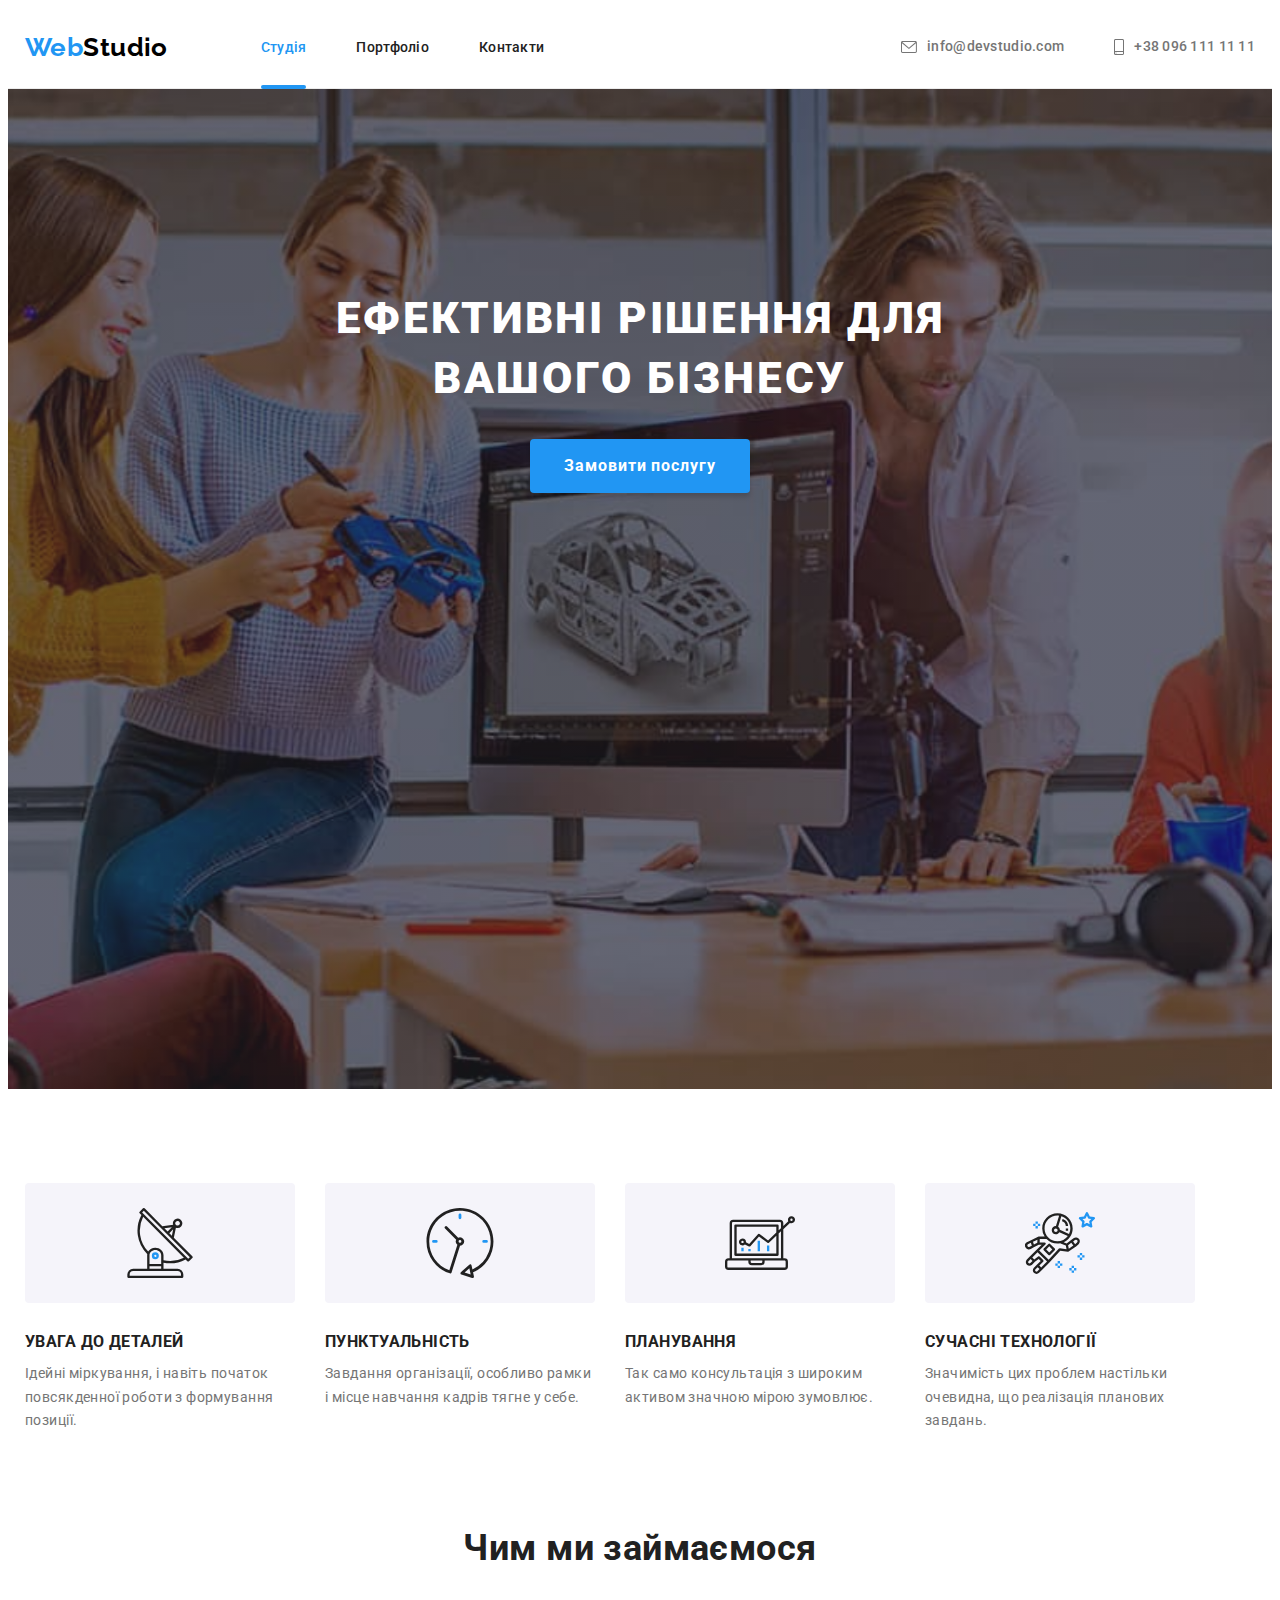
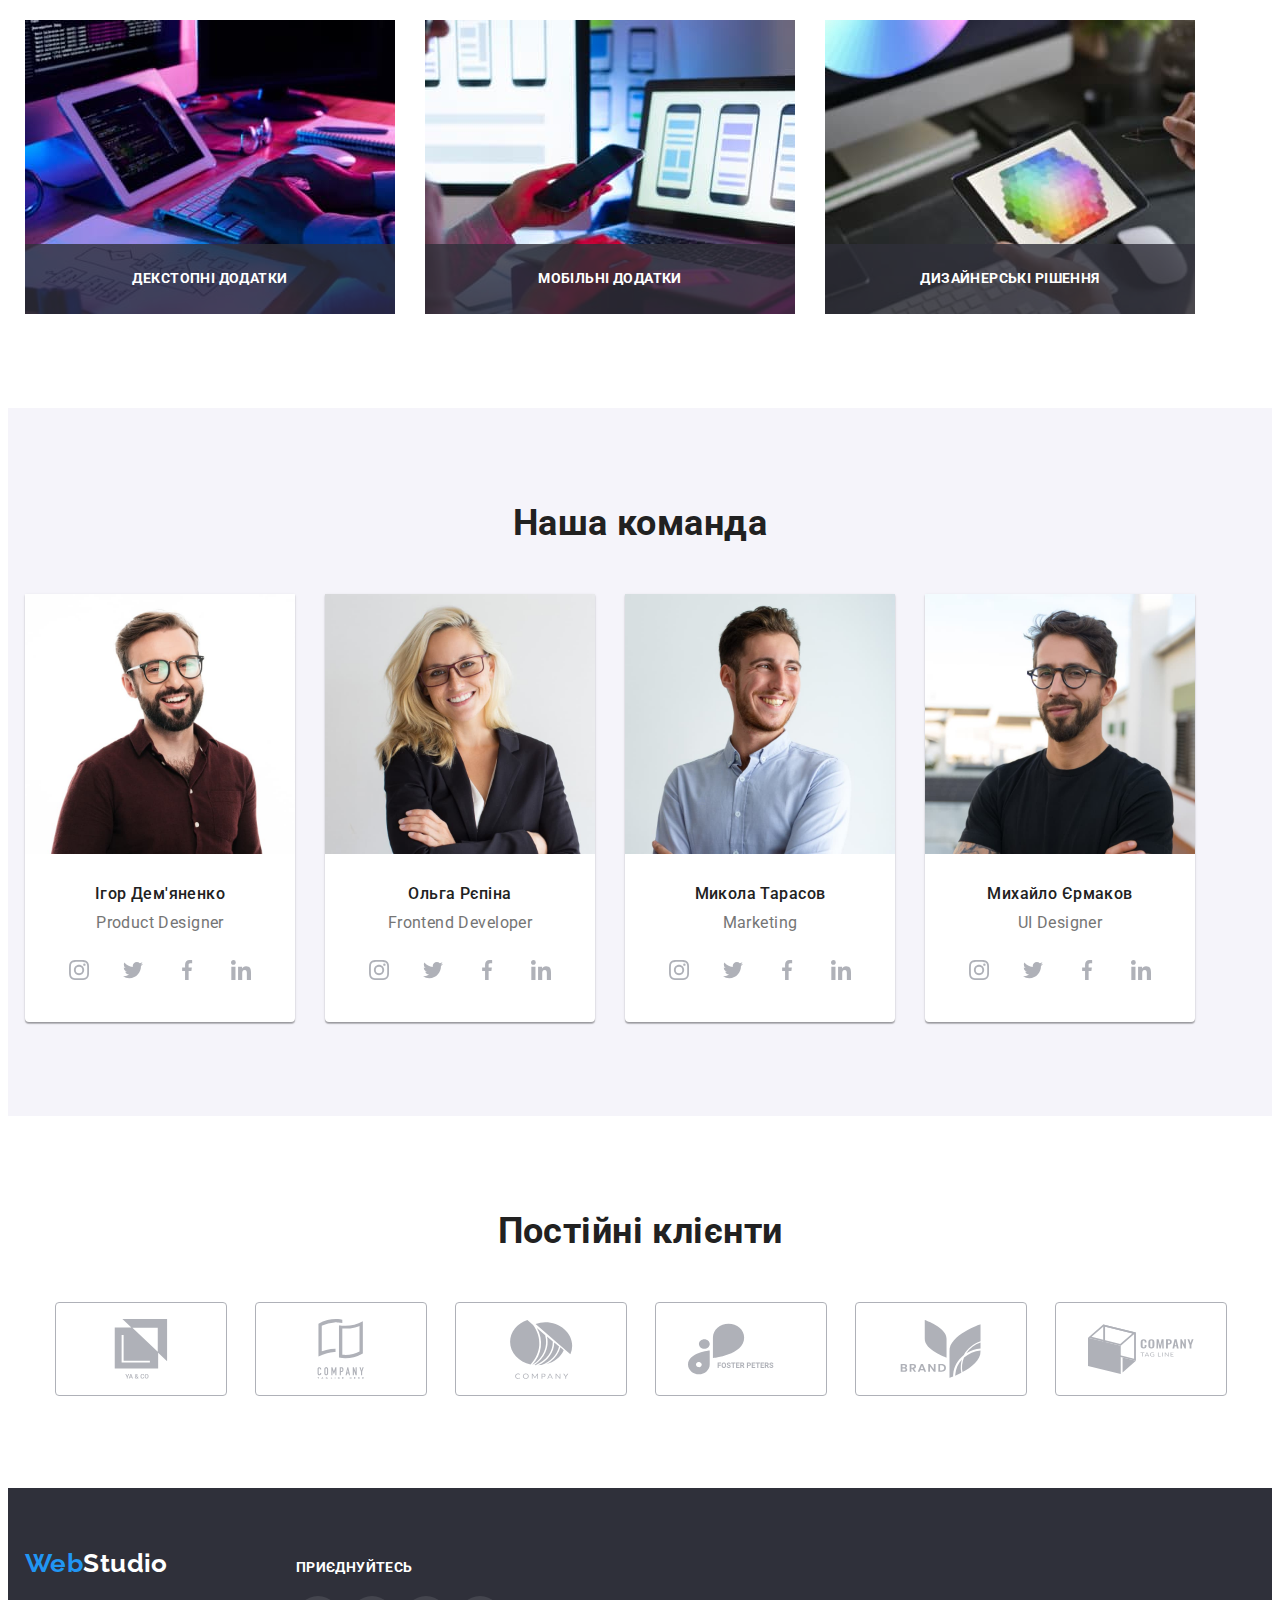
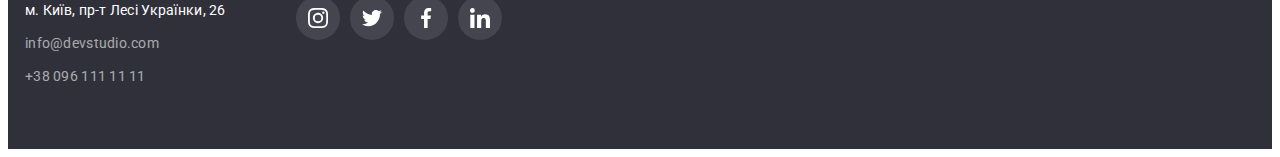
<file: index.html>
<!DOCTYPE html>
<html lang="uk">
<head>
    <meta charset="UTF-8">
    <meta http-equiv="X-UA-Compatible" content="IE=edge">
    <meta name="viewport" content="width=device-width, initial-scale=1.0">
    <link rel="stylesheet" href="https://cdnjs.cloudflare.com/ajax/libs/modern-normalize/1.1.0/modern-normalize.min.css" integrity="sha512-wpPYUAdjBVSE4KJnH1VR1HeZfpl1ub8YT/NKx4PuQ5NmX2tKuGu6U/JRp5y+Y8XG2tV+wKQpNHVUX03MfMFn9Q==" crossorigin="anonymous" referrerpolicy="no-referrer">
    <link rel="preconnect" href="https://fonts.googleapis.com"> 
    <link rel="preconnect" href="https://fonts.gstatic.com" crossorigin> 
    <link href="https://fonts.googleapis.com/css2?family=Raleway:wght@700&family=Roboto:wght@400;500;700;900&display=swap" rel="stylesheet">
    <link rel="stylesheet" href="./css/styles.css">
    <title>Студія</title>
</head>
<body>
    <header class="header">
        <div class="conteiner">
        <div class="header-conteiner">
            <nav class="site-nav">
            <a class="logo" href="./index.html"><span class="logo-accent">Web</span>Studio</a>
            <ul class="nav-list list">
                <li class="item"><a class="nav-link link current" href="./index.html">Студія</a></li>
                <li class="item"><a class="nav-link link" href="./portfolio.html">Портфоліо</a></li>
                <li class="item"><a class="nav-link link" href="#">Контакти</a></li>
            </ul>    
        </nav> 
        <ul class="contact-list list">
            <li class="contact-item item"><a class="contact-link link" href="mailto:info@devstudio.com">
                <svg class="contact-icon" width="16" height="12">
                    <use href="./images/icons.svg#icon-envelope"></use>
                </svg>info@devstudio.com</a></li>
            <li class="contact-item item"><a class="contact-link link" href="tel:+380961111111">
                <svg class="contact-icon" width="10" height="16">
                    <use href="./images/icons.svg#icon-smartphone"></use>
                </svg>+38 096 111 11 11</a></li>
        </ul>
        </div>
        </div>
    </header>
    <main>
        <section class="hero section">
            <div class="conteiner">
            <h1 class="hero-title">Ефективні рішення для вашого бізнесу</h1>
            <button class="button" data-modal-open type="button">Замовити послугу</button>
            </div>
            <div class="backdrop is-hidden" data-modal>
                <div class="modal">
                    <button class="modal-button" data-modal-close type="button"><svg width="18" height="18">
                        <use href="./images/icons.svg#icon-close"></use>
                    </svg></button>
                </div>
            </div>
        </section>
        <section class="features section">
            <div class="conteiner">
            <h2 class="hidden-title">Наші переваги</h2>
            <ul class="feature-list list">
                <li class="feature-item item">
                    <div class="feature-link"><svg class="feature-icon" width="70" height="70">
                        <use href="./images/icons.svg#icon-antenna"></use>
                    </svg></div>
                    <h3 class="feature-title">Увага до деталей</h3>
                    <p class="text">Ідейні міркування, і навіть початок повсякденної роботи з формування позиції.</p>
                </li>
                <li class="feature-item item">
                    <div class="feature-link"><svg class="feature-icon" width="70" height="70">
                        <use href="./images/icons.svg#icon-clock"></use>
                    </svg></div>
                    <h3 class="feature-title">Пунктуальність</h3>
                    <p class="text">Завдання організації, особливо рамки і місце навчання кадрів тягне у себе.</p>
                </li>
                <li class="feature-item item">
                    <div class="feature-link"><svg class="feature-icon" width="70" height="70">
                        <use href="./images/icons.svg#icon-diagram"></use>
                    </svg></div>
                    <h3 class="feature-title">Планування</h3>
                    <p class="text">Так само консультація з широким активом значною мірою зумовлює.</p>
                </li>
                <li class="feature-item item">
                    <div class="feature-link"><svg class="feature-icon" width="70" height="70">
                        <use href="./images/icons.svg#icon-astronaut"></use>
                    </svg></div>
                    <h3 class="feature-title">Сучасні технології</h3>
                    <p class="text">Значимість цих проблем настільки очевидна, що реалізація планових завдань.</p>
                </li>
            </ul>
            </div>
        </section>
        <section class="examples section">
            <div class="conteiner">
            <h2 class="title">Чим ми займаємося</h2>
            <ul class="example list">
                <li class="example-item item">
                    <div class="example-thumb">
                        <img  src="images/img-3.jpg" alt="Процес кодування" width="370">
                        <p class="example-text">Декстопні додатки</p>
                    </div>
                </li>
                <li class="example-item item">
                    <div class="example-thumb">
                        <img  src="images/img-2.jpg" alt="Процес прототипування" width="370">
                        <p class="example-text">Мобільні додатки</p>   
                     </div>
                </li>
                <li class="example-item item">
                    <div class="example-thumb">
                        <img  src="images/img.jpg" alt="Процес обирання кольорів" width="370">
                        <p class="example-text">Дизайнерські рішення</p>   
                    </div>
                </li>
            </ul>
            </div>
        </section>
        <section class="team section">
            <div class="conteiner">
            <h2 class="title">Наша команда</h2>
            <ul class="team-list list">
                <li class="team-item item">
                    <img src="images/img-7.jpg" alt="Ігор Дем'яненко Product Designer" width="270" >
                    <h3 class="team-title">Ігор Дем'яненко</h3>
                    <p class="team-text" lang="en" >Product Designer</p>
                    <ul class="net-list list">
                        <li class="net-item"><a href="" class="net-link">
                            <svg class="net-icon" width="20" height="20">
                            <use href="./images/icons.svg#icon-instagram"></use></svg></a></li>
                        <li class="net-item"><a href="" class="net-link">
                            <svg class="net-icon" width="20" height="20">
                            <use href="./images/icons.svg#icon-twitter"></use></svg></a></li>
                        <li class="net-item"><a href="" class="net-link">
                            <svg class="net-icon" width="20" height="20">
                            <use href="./images/icons.svg#icon-facebook"></use></svg></a></li>
                        <li class="net-item"><a href="" class="net-link">
                            <svg class="net-icon" width="20" height="20">
                            <use href="./images/icons.svg#icon-linkedin"></use></svg></a></li>
                    </ul>
                </li>
                <li class="team-item item">
                    <img src="images/img-6.jpg" alt="Ольга Рєпіна Frontend Developer" width="270">
                    <h3 class="team-title">Ольга Рєпіна</h3>
                    <p class="team-text" lang="en" >Frontend Developer</p>
                    <ul class="net-list list">
                        <li class="net-item"><a href="" class="net-link">
                            <svg class="net-icon" width="20" height="20">
                            <use href="./images/icons.svg#icon-instagram"></use></svg></a></li>
                        <li class="net-item"><a href="" class="net-link">
                            <svg class="net-icon" width="20" height="20">
                            <use href="./images/icons.svg#icon-twitter"></use></svg></a></li>
                        <li class="net-item"><a href="" class="net-link">
                            <svg class="net-icon" width="20" height="20">
                            <use href="./images/icons.svg#icon-facebook"></use></svg></a></li>
                        <li class="net-item"><a href="" class="net-link">
                            <svg class="net-icon" width="20" height="20">
                            <use href="./images/icons.svg#icon-linkedin"></use></svg></a></li>
                    </ul>
                </li>
                <li class="team-item item">
                    <img src="images/img-5.jpg" alt="Микола Тарасов Marketing" width="270">
                    <h3 class="team-title">Микола Тарасов</h3>
                    <p class="team-text" lang="en" >Marketing</p>
                    <ul class="net-list list">
                        <li class="net-item"><a href="" class="net-link">
                            <svg class="net-icon" width="20" height="20">
                            <use href="./images/icons.svg#icon-instagram"></use></svg></a></li>
                        <li class="net-item"><a href="" class="net-link">
                            <svg class="net-icon" width="20" height="20">
                            <use href="./images/icons.svg#icon-twitter"></use></svg></a></li>
                        <li class="net-item"><a href="" class="net-link">
                            <svg class="net-icon" width="20" height="20">
                            <use href="./images/icons.svg#icon-facebook"></use></svg></a></li>
                        <li class="net-item"><a href="" class="net-link">
                            <svg class="net-icon" width="20" height="20">
                            <use href="./images/icons.svg#icon-linkedin"></use></svg></a></li>
                    </ul>
                </li>
                <li class="team-item item">
                    <img src="images/img-4.jpg" alt="Михайло Єрмаков UI Designer" width="270">
                    <h3 class="team-title">Михайло Єрмаков</h3>
                    <p class="team-text" lang="en" >UI Designer</p>
                    <ul class="net-list list">
                        <li class="net-item"><a href="" class="net-link">
                            <svg class="net-icon" width="20" height="20">
                            <use href="./images/icons.svg#icon-instagram"></use></svg></a></li>
                        <li class="net-item"><a href="" class="net-link">
                            <svg class="net-icon" width="20" height="20">
                            <use href="./images/icons.svg#icon-twitter"></use></svg></a></li>
                        <li class="net-item"><a href="" class="net-link">
                            <svg class="net-icon" width="20" height="20">
                            <use href="./images/icons.svg#icon-facebook"></use></svg></a></li>
                        <li class="net-item"><a href="" class="net-link">
                            <svg class="net-icon" width="20" height="20">
                            <use href="./images/icons.svg#icon-linkedin"></use></svg></a></li>
                    </ul>
                </li>
            </ul>
            </div>
        </section>
        <section class="section">
            <div class="conteiner">
                <h2 class="title">Постійні клієнти</h2>
                    <ul class="client-list list">
                        <li class="client-item">
                            <a class="client-link" href=""><svg class="client-icon" width="106" height="60">
                                <use href="./images/icons.svg#icon-client1"></use>
                            </svg></a>
                        </li>
                        <li class="client-item">
                            <a class="client-link" href=""><svg class="client-icon" width="106" height="60">
                                <use href="./images/icons.svg#icon-client2"></use>
                            </svg></a>
                        </li>
                        <li class="client-item">
                            <a class="client-link" href=""><svg class="client-icon" width="106" height="60">
                                <use href="./images/icons.svg#icon-client3"></use>
                            </svg></a>
                        </li>
                        <li class="client-item">
                            <a class="client-link" href=""><svg class="client-icon" width="106" height="60">
                                <use href="./images/icons.svg#icon-client4"></use>
                            </svg></a>
                        </li>
                        <li class="client-item">
                            <a class="client-link" href=""><svg class="client-icon" width="106" height="60">
                                <use href="./images/icons.svg#icon-client5"></use>
                            </svg></a>
                        </li>
                        <li class="client-item">
                            <a class="client-link" href=""><svg class="client-icon" width="106" height="60">
                                <use href="./images/icons.svg#icon-client6"></use>
                            </svg></a>
                        </li>
                    </ul>
            </div>
        </section>
    </main>
    <footer class="footer">
        <div class="footer-conteiner conteiner">
            <div><a class="logo" href="./index.html"><span class="logo-accent">Web</span><span class="logo-white">Studio</span></a>
                <address class="adress">
                    <ul class="list">
                        <li class="footer-item">
                            <a class="adress-link link" href="https://goo.gl/maps/CPtrU1FHBa2aNyZL9" target="_blank" rel="noopener noreferrer nofollow">м. Київ, пр-т Лесі Українки, 26</a>
                        </li>
                        <li class="footer-item">
                            <a class="adress-contact link" href="mailto:info@devstudio.com">info@devstudio.com</a>
                        </li>
                        <li class="footer-item">
                            <a class="adress-contact link" href="tel:+380961111111">+38 096 111 11 11</a>
                        </li>
                    </ul>
                </address></div>
        <div class="footer-net">
            <p class="footer-text">приєднуйтесь</p>
            <ul class="net-list list">
                <li class="net-item"><a href="" class="net-link">
                    <svg class="net-icon" width="20" height="20">
                    <use href="./images/icons.svg#icon-instagram"></use></svg></a></li>
                <li class="net-item"><a href="" class="net-link">
                    <svg class="net-icon" width="20" height="20">
                    <use href="./images/icons.svg#icon-twitter"></use></svg></a></li>
                <li class="net-item"><a href="" class="net-link">
                    <svg class="net-icon" width="20" height="20">
                    <use href="./images/icons.svg#icon-facebook"></use></svg></a></li>
                <li class="net-item"><a href="" class="net-link">
                    <svg class="net-icon" width="20" height="20">
                    <use href="./images/icons.svg#icon-linkedin"></use></svg></a></li>
            </ul>
        </div>
    </div>
    </footer>
    <script src="./js/modal.js"></script>
</body>
</html>
</file>
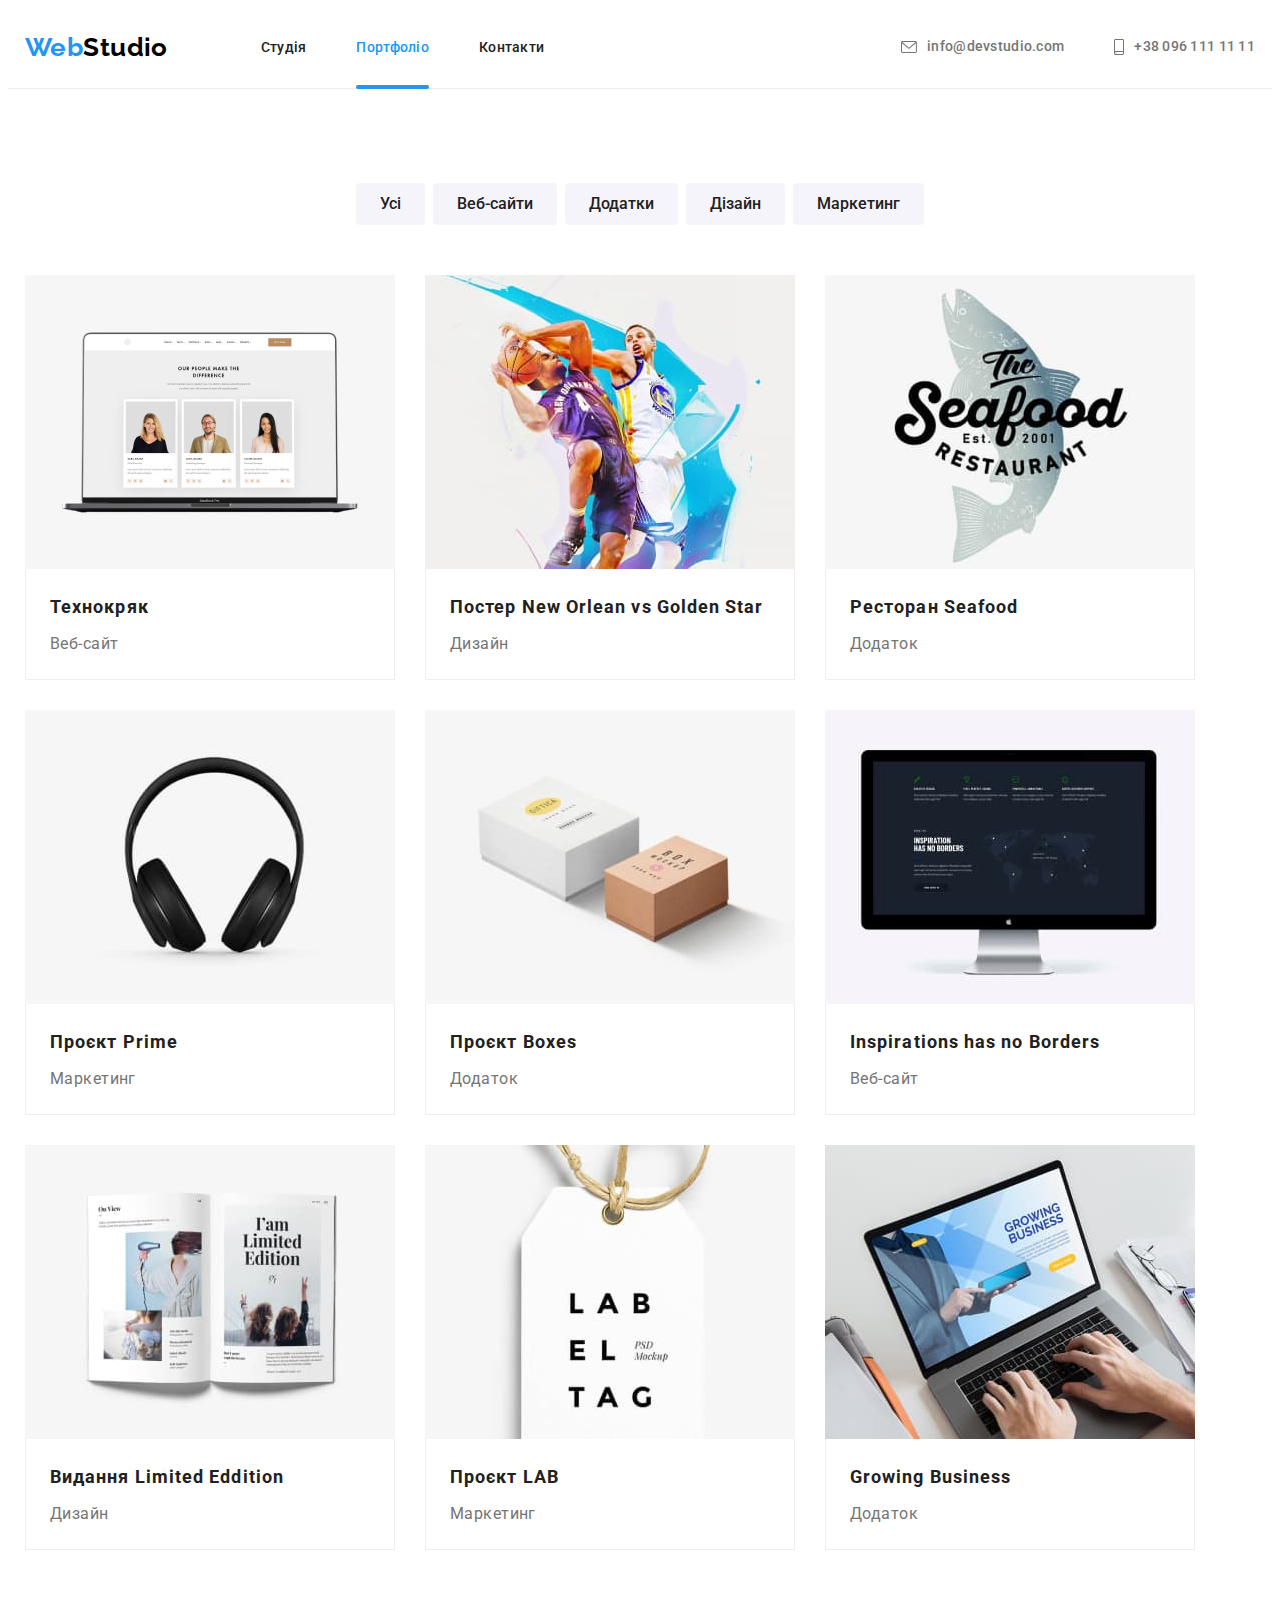
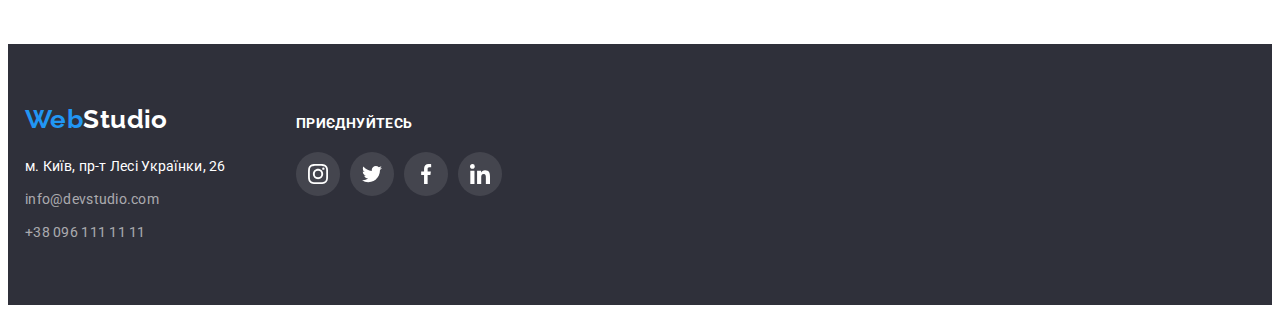
<file: portfolio.html>
<!DOCTYPE html>
<html lang="uk">
<head>
    <meta charset="UTF-8">
    <meta http-equiv="X-UA-Compatible" content="IE=edge">
    <meta name="viewport" content="width=device-width, initial-scale=1.0">
    <link rel="stylesheet" href="https://cdnjs.cloudflare.com/ajax/libs/modern-normalize/1.1.0/modern-normalize.min.css" integrity="sha512-wpPYUAdjBVSE4KJnH1VR1HeZfpl1ub8YT/NKx4PuQ5NmX2tKuGu6U/JRp5y+Y8XG2tV+wKQpNHVUX03MfMFn9Q==" crossorigin="anonymous" referrerpolicy="no-referrer">
    <link rel="preconnect" href="https://fonts.googleapis.com"> 
    <link rel="preconnect" href="https://fonts.gstatic.com" crossorigin> 
    <link href="https://fonts.googleapis.com/css2?family=Raleway:wght@700&family=Roboto:wght@400;500;700;900&display=swap" rel="stylesheet">
    <link rel="stylesheet" href="./css/styles.css">
    <title>Портфоліо</title>
</head>
<body>
    <header class="header">
        <div class="conteiner">
        <div class="header-conteiner">
            <nav class="site-nav">
            <a class="logo" href="./index.html"><span class="logo-accent">Web</span>Studio</a>
            <ul class="nav-list list">
                <li class="item"><a class="nav-link link" href="./index.html">Студія</a></li>
                <li class="item"><a class="nav-link link current" href="./portfolio.html">Портфоліо</a></li>
                <li class="item"><a class="nav-link link" href="#">Контакти</a></li>
            </ul>    
        </nav> 
        <ul class="contact-list list">
            <li class="contact-item item"><a class="contact-link link" href="mailto:info@devstudio.com">
                <svg class="contact-icon" width="16" height="12">
                    <use href="./images/icons.svg#icon-envelope"></use>
                </svg>info@devstudio.com</a></li>
            <li class="contact-item item"><a class="contact-link link" href="tel:+380961111111">
                <svg class="contact-icon" width="10" height="16">
                    <use href="./images/icons.svg#icon-smartphone"></use>
                </svg>+38 096 111 11 11</a></li>
        </ul>
        </div>
        </div>
    </header>
<main>
    <section class="portfolio section">
        <div class="conteiner">
        <h1 class="hidden-title">Портфоліо</h1>  
            <ul class="filter list">
                <li class="item"><button class="button" type="button">Усі</button></li>
                <li class="item"><button class="button" type="button">Веб-сайти</button></li>
                <li class="item"><button class="button" type="button">Додатки</button></li>
                <li class="item"><button class="button" type="button">Дізайн</button></li>
                <li class="item"><button class="button" type="button">Маркетинг</button></li>
            </ul>
            <ul class="portfolio-list list">
                <li class="portfolio-item">
                   <a href="" class="portfolio-link">
                    <div class="portfolio-thumb">
                        <img src="./images/tehnocryk.jpg" alt="Екран монітора два фото жінок і одне чоловіка" width="370">
                        <div class="portfolio-overlay"><p class="thumb-text">
                            Ресурс пропонує комплексні пропозиції с різним рівнем функціоналу та сервісів. 
                            Все це дозволить відвідувачу отримати вичерпні відомості про компанію чи приватну особу. 
                        </p></div>
                    </div>
                    <div class="item-border">
                        <h2 class="portfolio-title">Технокряк</h2>
                        <p class="portfolio-text">Веб-сайт</p>
                    </div></a>
                </li>
                <li class="portfolio-item">
                    <a href="" class="portfolio-link">
                        <div class="portfolio-thumb">
                            <img src="./images/poster.jpg" alt="Постер баскетбольної команди" width="370">
                            <div class="portfolio-overlay"><p class="thumb-text">
                                Ресурс пропонує комплексні пропозиції с різним рівнем функціоналу та сервісів. 
                                Все це дозволить відвідувачу отримати вичерпні відомості про компанію чи приватну особу. 
                            </p></div>
                        </div>
                        <div class="item-border">
                            <h2 class="portfolio-title">Постер New Orlean vs Golden Star</h2>
                            <p class="portfolio-text">Дизайн</p>
                        </div></a>          
                </li>
                <li class="portfolio-item">
                    <a href="" class="portfolio-link">
                        <div class="portfolio-thumb">
                            <img src="./images/restoran.jpg" alt="Назва ресторана" width="370">
                            <div class="portfolio-overlay"><p class="thumb-text">
                                Ресурс пропонує комплексні пропозиції с різним рівнем функціоналу та сервісів. 
                                Все це дозволить відвідувачу отримати вичерпні відомості про компанію чи приватну особу. 
                            </p></div>
                        </div>
                        <div class="item-border">
                            <h2 class="portfolio-title">Ресторан Seafood</h2>
                            <p class="portfolio-text">Додаток</p>
                        </div></a>
                </li>
                <li class="portfolio-item">
                    <a href="" class="portfolio-link">
                        <div class="portfolio-thumb">
                            <img src="./images/prime.jpg" alt="Навушники чорного кольору" width="370">
                            <div class="portfolio-overlay"><p class="thumb-text">
                                Ресурс пропонує комплексні пропозиції с різним рівнем функціоналу та сервісів. 
                                Все це дозволить відвідувачу отримати вичерпні відомості про компанію чи приватну особу. 
                            </p></div>
                        </div>
                    <div class="item-border">
                        <h2 class="portfolio-title">Проєкт Prime</h2>
                        <p class="portfolio-text">Маркетинг</p>
                    </div></a>
                </li>
                <li class="portfolio-item">
                    <a href="" class="portfolio-link">
                        <div class="portfolio-thumb">
                            <img src="./images/boxes.jpg" alt="Дві коробочки. Одна біла, друга коричнева" width="370">
                            <div class="portfolio-overlay"><p class="thumb-text">
                                Ресурс пропонує комплексні пропозиції с різним рівнем функціоналу та сервісів. 
                                Все це дозволить відвідувачу отримати вичерпні відомості про компанію чи приватну особу. 
                            </p></div>
                        </div>
                    <div class="item-border">
                        <h2 class="portfolio-title">Проєкт Boxes</h2>
                        <p class="portfolio-text">Додаток</p>
                    </div></a>
                </li>
                <li class="portfolio-item">
                    <a href="" class="portfolio-link">
                        <div class="portfolio-thumb">
                            <img src="./images/inspiration.jpg" alt="Екран монітора. Білі літери на чорному фоні" width="370">
                            <div class="portfolio-overlay"><p class="thumb-text">
                                Ресурс пропонує комплексні пропозиції с різним рівнем функціоналу та сервісів. 
                                Все це дозволить відвідувачу отримати вичерпні відомості про компанію чи приватну особу. 
                            </p></div>
                        </div>
                    <div class="item-border">
                        <h2 class="portfolio-title">Inspirations has no Borders</h2>
                        <p class="portfolio-text">Веб-сайт</p>
                    </div></a>
                    
                </li>
                <li class="portfolio-item">
                    <a href="" class="portfolio-link">
                        <div class="portfolio-thumb">
                            <img src="./images/limited.jpg" alt="Відкрита книга" width="370">
                            <div class="portfolio-overlay"><p class="thumb-text">
                                Ресурс пропонує комплексні пропозиції с різним рівнем функціоналу та сервісів. 
                                Все це дозволить відвідувачу отримати вичерпні відомості про компанію чи приватну особу. 
                            </p></div>
                        </div>
                    <div class="item-border">
                        <h2 class="portfolio-title">Видання Limited Eddition</h2>
                        <p class="portfolio-text">Дизайн</p>
                    </div></a>
                </li>
                <li class="portfolio-item">
                    <a href="" class="portfolio-link">
                       <div class="portfolio-thumb">
                        <img src="./images/lab.jpg" alt="Ярлик білого кольору з надписом" width="370">
                        <div class="portfolio-overlay"><p class="thumb-text">
                            Ресурс пропонує комплексні пропозиції с різним рівнем функціоналу та сервісів. 
                            Все це дозволить відвідувачу отримати вичерпні відомості про компанію чи приватну особу. 
                        </p></div>
                    </div>
                    <div class="item-border">
                        <h2 class="portfolio-title">Проєкт LAB</h2>
                        <p class="portfolio-text">Маркетинг</p>
                    </div></a>
                </li>
                <li class="portfolio-item">
                    <a href="" class="portfolio-link">
                        <div class="portfolio-thumb">
                            <img src="./images/growing.jpg" alt="Дві долоні на клавіатурі ноутбука" width="370">
                            <div class="portfolio-overlay"><p class="thumb-text">
                                Ресурс пропонує комплексні пропозиції с різним рівнем функціоналу та сервісів. 
                                Все це дозволить відвідувачу отримати вичерпні відомості про компанію чи приватну особу. 
                            </p></div>
                        </div>
                    <div class="item-border">
                        <h2 class="portfolio-title">Growing Business</h2>
                        <p class="portfolio-text">Додаток</p>
                    </div></a>
                </li>       
            </ul>
        </div>
    </section>
</main>
<footer class="footer">
    <div class="footer-conteiner conteiner">
        <div><a class="logo" href="./index.html"><span class="logo-accent">Web</span><span class="logo-white">Studio</span></a>
            <address class="adress">
                <ul class="list">
                    <li class="footer-item">
                        <a class="adress-link link" href="https://goo.gl/maps/CPtrU1FHBa2aNyZL9" target="_blank" rel="noopener noreferrer nofollow">м. Київ, пр-т Лесі Українки, 26</a>
                    </li>
                    <li class="footer-item">
                        <a class="adress-contact link" href="mailto:info@devstudio.com">info@devstudio.com</a>
                    </li>
                    <li class="footer-item">
                        <a class="adress-contact link" href="tel:+380961111111">+38 096 111 11 11</a>
                    </li>
                </ul>
            </address></div>
    <div class="footer-net">
        <p class="footer-text">приєднуйтесь</p>
        <ul class="net-list list">
            <li class="net-item"><a href="" class="net-link">
                <svg class="net-icon" width="20" height="20">
                <use href="./images/icons.svg#icon-instagram"></use></svg></a></li>
            <li class="net-item"><a href="" class="net-link">
                <svg class="net-icon" width="20" height="20">
                <use href="./images/icons.svg#icon-twitter"></use></svg></a></li>
            <li class="net-item"><a href="" class="net-link">
                <svg class="net-icon" width="20" height="20">
                <use href="./images/icons.svg#icon-facebook"></use></svg></a></li>
            <li class="net-item"><a href="" class="net-link">
                <svg class="net-icon" width="20" height="20">
                <use href="./images/icons.svg#icon-linkedin"></use></svg></a></li>
        </ul>
    </div>
</div>
</footer>
<script src="./js/modal.js"></script>
</body>
</html>
</file>
<file: css/styles.css>
:root {
    --primery-text-color: #757575;
    --title-text-color: #212121;
    --accent-color: #2196F3;
    --primeri-white-color: #FFFFFF;
    --logo-black-color: #000000;
    --adress-link-color: rgba(255, 255, 255, 0.6);
    --page-background-color:#F5F5F5;
    --accent-background-color: #2F303A;
    --mottled-background-color: #F5F4FA;
    --hero-batton-activ-color: #188CE8;
    --hero-background-color: #C4C4C4;
    --net-icon-color: #AFB1B8;
    --adress-net-color: rgba(255, 255, 255, 0.1);
    --timing-function: cubic-bezier(0.4, 0, 0.2, 1)
}

body {
    background-color: var(--primeri-white-color);
    color: var(--primery-text-color);
    font-family: 'Roboto', sans-serif;
    letter-spacing: 0.03em;
    font-size: 14px;
    line-height: 1.71;
}
h1,
h2,
h3,
ul,
p {
    margin: 0;
    padding: 0;
}
img {
    display: block;
    max-width: 100%;
    height: auto;
}
.conteiner {
    width: 100%;
    width: 1230px;
    padding: 0 15px;
    margin: 0 auto;
}
/* Header */
.header {
    border-bottom: 1px solid #ECECEC;
    padding-top: 24px;
    padding-bottom: 25px;
}
.header-conteiner {
    display: flex;
    align-items: center;
    justify-content: space-between;
}
.site-nav {
    display: flex;
    align-items: center;
}
.nav-list,
.contact-list {
    display: flex;
    gap: 50px;
}
.site-nav .logo {
    margin-right: 93px;
}


/* Navigation*/

.logo {
    color: var(--logo-black-color);
    font-family: 'Raleway', sans-serif;
    font-weight: 700;
    font-size: 26px;
    line-height: 1.19;
    text-decoration: none;
}
.logo-accent {
    color: var(--accent-color);
}
.logo-white {
    color: var(--primeri-white-color);
}
.list {
    list-style-type: none;
}


.nav-link {
    color: var(--title-text-color);
    position: relative;
    transition: color 250ms var(--timing-function);
}
.nav-link::after {
    content: "";
    position: absolute;
    left: 0;
    bottom: -34px;
    display: block;
    height: 4px;
    border-radius: 2px;
    background-color: var(--accent-color);
    width: 0%;
    transition: width 250ms var(--timing-function);
}
.current.nav-link::after {
    width: 100%;
}
.nav-link:hover::after,
.nav-link:focus::after {
    width: 100%;
}

.link {
    font-weight: 500;
    line-height: 1.14;
    letter-spacing: 0.02em;
    text-decoration: none;
}

.nav-link.current,
.link:hover,
.link:focus {
    color: var(--accent-color); 

}
.contact-item {
    height: 16px;

}
.contact-link {
    width: 100%;
    height: 100%;
    color: var(--primery-text-color);
    display: flex;
    gap: 10px;
    align-items: center;
    transform: scale(1);
    transition: color 250ms var(--timing-function), transform 250ms var(--timing-function);
}
.contact-link:hover,
.contact-link:focus {
    transform: scale(1.1);
}
.contact-icon {
    fill: currentColor;
}


/* Section */
.section {
    padding: 94px 0;
}
/* Hero */
.hero {
    max-width: 1600px;
    height: 600px;
    margin: 0 auto;
    background-color: var(--hero-background-color);
    background-image: linear-gradient(to right, rgba(47, 48, 58, 0.4),
                    rgba(47, 48, 58, 0.4)),
                      url("../images/hero.jpg");
    background-size: cover;
    background-repeat: no-repeat;
    background-position: center;
}
.hero.section {
    padding-top: 200px;
    padding-bottom: 200px;
}
.hero-title {
    width: 697px;
    margin-top: 0;
    margin-bottom: 30px;
    margin-left: auto;
    margin-right: auto;
    color: var(--primeri-white-color); 
    font-weight: 900;
    font-size: 44px;
    line-height: 1.36;
    text-align: center;
    letter-spacing: 0.06em;
    text-transform: uppercase;
}
.button {
    color: var(--title-text-color);
    font-family: inherit;
    font-size: 16px;
    cursor: pointer;
    border-radius: 4px;
    border-color: transparent;
}
.hero .button {
    display: block;
    min-width: 216px;
    padding: 10px 32px;
    margin-left: auto;
    margin-right: auto;
    color: var(--primeri-white-color);
    background-color: var(--accent-color);
    transition: background-color 250ms var(--timing-function);
    font-weight: 700;
    line-height: 1.88;
    letter-spacing: 0.06em;
    box-shadow: 0px 4px 4px rgba(0, 0, 0, 0.15);
}

.hero .button:hover,
.hero .button:focus {
    background-color: var(--hero-batton-activ-color);
}

.backdrop {
    position: fixed;
    top: 0;
    left: 0;
    z-index: 1;
    width: 100%;
    height: 100%;
    background-color: rgba(0, 0, 0, 0.1);
    opacity: 1;
    transition: opacity 250ms var(--timing-function), visibility 250ms var(--timing-function);
}
.backdrop.is-hidden {
    opacity: 0;
    pointer-events: none;
    visibility: hidden;
}
.backdrop.is-hidden .modal {
    transform: translate(-50%, -50%) scale(0.9);
}
.modal {
    position: absolute;
    top: 50%;
    left: 50%;
    width: 528px;
    height: 581px;
    background-color: var(--primeri-white-color);
    transform: translate(-50%, -50%) scale(1);
    transition: transform 250ms var(--timing-function); 
}

.modal-button {
    width: 30px;
    height: 30px;
    margin-top: 14px;
    margin-left: auto;
    margin-right: 14px;
    display: flex;
    justify-content: center;
    align-items: center;
    background-color: var(--primeri-white-color);
    border: 1px solid rgba(0, 0, 0, 0.1);
    border-radius: 50%;
    cursor: pointer;
    fill: var(--logo-black-color);
    transition: transform 250ms var(--timing-function); 

}
.modal-button:hover,
.modal-button:focus {
    transform: scale(1.1);
}
/* Features */

.features.section {
    padding-bottom: 0;
}

.hidden-title {
    position: absolute;
    white-space: nowrap;
    width: 1px;
    height: 1px;
    overflow: hidden;
    border: 0;
    padding: 0;
    clip: rect(0 0 0 0);
    clip-path: inset(50%);
    margin: -1px;
}
.feature-list {
    display: flex;
    gap: 30px;
}
.feature-item {
    width: 270px;
}
.feature-link {
    width: 270px;
    height: 120px;
    margin-bottom: 30px;
    display: flex;
    align-items: center;
    justify-content: center;
    border-radius: 4px;
    background-color: var(--mottled-background-color);

}

.feature-title {
    margin-bottom: 10px;
    color: var(--title-text-color);
    line-height: 1.14;
    text-transform: uppercase;
}


/* Examples */
.example {
    display: flex;
    gap: 30px;
}

.title {
    margin-bottom: 50px;
    color: var(--title-text-color);
    font-size: 36px;
    line-height: 1.17;
    text-align: center;   
}
.example-thumb {
    position: relative;
    width: 100%;
}
.example-text {
    position: absolute;
    left: 0;
    bottom: 0;
    width: 100%; 
    height: 70px; 
    display: flex;
    justify-content: center; 
    align-items: center;
    background-color: rgba(47, 48, 58, 0.8);
    color: var(--primeri-white-color);
    font-weight: 700;
    line-height: 1.14;
    text-align: center;
    text-transform: uppercase;
}

/* Team section */
.team {
    background: var(--mottled-background-color);
}
.team-list,
.client-list {
    display: flex;
    gap: 30px;
}
.team-item {
    background-color: var(--primeri-white-color);
    box-shadow: 0px 1px 3px rgba(0, 0, 0, 0.12), 
                0px 1px 1px rgba(0, 0, 0, 0.14), 
                0px 2px 1px rgba(0, 0, 0, 0.2);
    border-radius: 0px 0px 4px 4px;
}
.team-title {
    margin-bottom: 10px;
    padding-top: 30px;
    color: var(--title-text-color);
    font-weight: 500;
    font-size: 16px;
    line-height: 1.19;
    text-align: center;
}

.team-text {
    margin-bottom: 16px;
    font-size: 16px;
    line-height: 1.19;
    text-align: center
}
.net-list {
    display: flex;
    justify-content: center;
    gap: 10px;
    padding-bottom: 30px;
}
.net-item {
    width: 44px;
    height: 44px;
}

.net-link {
    width: 100%;
    height: 100%;
    display: flex;
    align-items: center;
    justify-content: center;
    border-radius: 50%;
    color: var(--net-icon-color);
    transition: background-color 250ms var(--timing-function), color 250ms var(--timing-function);
}
.net-icon {
    fill: currentColor;
}

.net-link:hover,
.net-link:focus {
    background-color: var(--accent-color);
    color: var(--primeri-white-color); 
}  

/* Clients */
.client-list {
    display: flex;
    justify-content: center;
    gap: 30px;
}
.client-item {
    width: 170px;
    height: 92px;
}
.client-link {
    width: 100%;
    height: 100%;
    border: 1px solid var(--net-icon-color);
    border-radius: 4px;
    display: flex;
    align-items: center;
    justify-content: center;
    color: var(--net-icon-color);
    transform: scale(1);
    transition: transform 250ms var(--timing-function), color 250ms var(--timing-function), 
                 border-color 250ms var(--timing-function);
}
.client-icon {
    fill: currentColor;
}
.client-link:hover,
.client-link:focus {
    border-color: var(--accent-color);
    color: var(--accent-color);
    transform: scale(1.01);
}

/* Portfolio */


/* Portfolio-buttons */
.filter {
    min-width: 575px;
    display: flex;
    justify-content: center;
    margin-bottom: 50px;
    gap: 8px;
}

.portfolio .button {
    padding: 6px 22px;
    background-color: var(--mottled-background-color);
    font-weight: 500;
    line-height: 1.62;
    transition: background-color 250ms var(--timing-function), color 250ms var(--timing-function), 
                box-shadow 250ms var(--timing-function);
}
.portfolio .button:hover,
.portfolio .button:focus {
    color: var(--primeri-white-color);
    background: var(--accent-color);
    box-shadow: 0px 3px 1px rgba(0, 0, 0, 0.1), 
                0px 1px 2px rgba(0, 0, 0, 0.08), 
                0px 2px 2px rgba(0, 0, 0, 0.12);
}
/* Projects */
.portfolio-list {
    display: flex;
    flex-wrap: wrap;
    gap: 30px;
    
}

.item-border {
    padding: 20px 24px;
    border-right: 1px solid #EEEEEE;
    border-bottom: 1px solid #EEEEEE;
    border-left: 1px solid #EEEEEE;

}

.portfolio-title {
    margin-bottom: 4px;   
    color: var(--title-text-color);
    font-size: 18px;
    line-height: 2;
    letter-spacing: 0.06em;
    
}
.portfolio-text {
    font-size: 16px;
    line-height: 1.88;
}
.portfolio-link {
    display: block;
    text-decoration: none;
    color: var(--primery-text-color);
    transition: box-shadow 250ms var(--timing-function);
} 
.portfolio-link:hover,
.portfolio-link:focus {
    box-shadow: 0px 1px 1px rgba(0, 0, 0, 0.12), 
                0px 4px 4px rgba(0, 0, 0, 0.06), 
                1px 4px 6px rgba(0, 0, 0, 0.16);
} 

.portfolio-thumb {
    position: relative;
    width: 370px;
    height: 294px;
    overflow: hidden;
}
 .portfolio-overlay {
    position: absolute;
    top: 0;
    left: 0;
    width: 100%;
    height: 100%;
    background-color: rgba(33, 150, 243, 0.9);
    transform: translateY(101%);
    transition: transform 250ms var(--timing-function);

} 
.thumb-text {
    padding: 60px 24px; 
    align-content: center;
    font-size: 18px;
    line-height: 1.56;
    color: var(--primeri-white-color);
}
.portfolio-link:hover .portfolio-overlay,
.portfolio-link:focus .portfolio-overlay {
    transform: translateY(0);

}


/* Footer */
.footer {
    background-color: var(--accent-background-color);
    padding-top: 60px;
    padding-bottom: 60px;
}
.footer-conteiner {
    display: flex;
    gap: 70px;
    align-items: baseline;
}
.footer .conteiner .logo {
    display: block;
    margin-bottom: 20px;

}

.footer-item:not(:last-child) {
    margin-bottom: 9px;
}

.adress-link {
    color: var(--primeri-white-color);
    font-weight: 400;
    font-style: normal;
    text-decoration: none;
    transition: color 250ms var(--timing-function);
}
.adress-contact {
    color: var(--adress-link-color);
    font-weight: 400; 
    font-style: normal; 
    transition: color 250ms var(--timing-function);
}
.adress-link:hover,
.adress-contact:hover,
.adress-link:focus,
.adress-contact:focus {
    color: var(--accent-color);
}
.footer-net {
    width: 206px;
    height: 80px; 
    display: flex;
    gap: 20px;
    flex-direction: column;
}
.footer-net .net-list {
    padding-bottom: 0;
}
.footer-text {
    font-weight: 700;
    line-height: 1.14;
    text-transform: uppercase;
    color: var(--primeri-white-color);
}
.footer-net .net-link {
    color: var(--primeri-white-color);
    background-color: var(--adress-net-color);
    transform: scale(1);
    transition: transform 250ms var(--timing-function), backgroud-color 250ms var(--timing-function);
}
.footer-net .net-link:hover,
.footer-net .net-link:focus {
    background-color: var(--accent-color);
    transform: scale(1.1);
}
</file>
